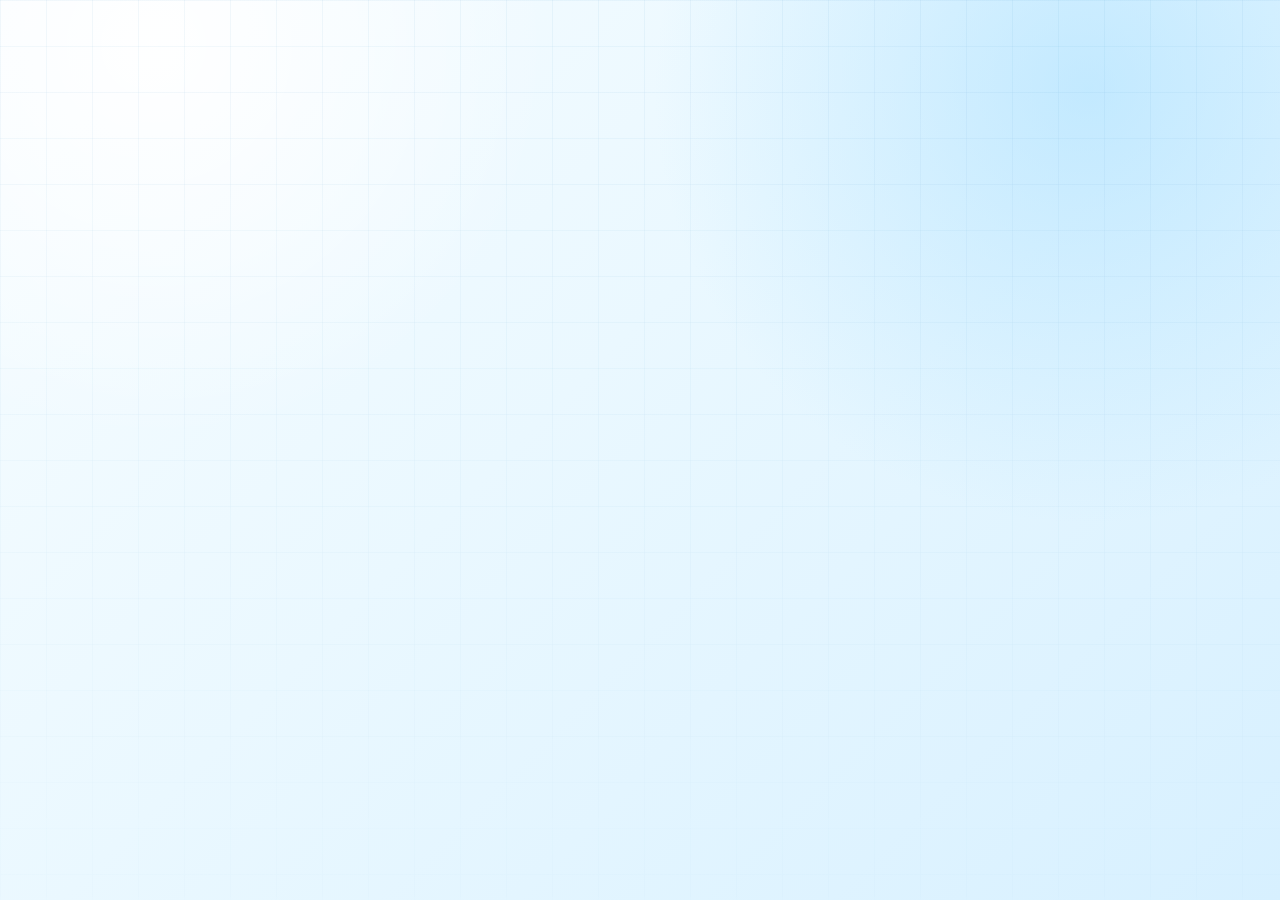
<file: 04_WORKSPACE/jabang-ai-fp-center/index.html>
<!doctype html>
<html lang="ko">
<head>
  <meta charset="utf-8" />
  <meta name="viewport" content="width=device-width, initial-scale=1" />
  <title>JABANG AI FP CENTER</title>
  <link rel="stylesheet" href="./src/styles.css" />
</head>
<body>
  <div id="app"></div>
  <script type="module" src="./src/app.js"></script>
</body>
</html>
</file>
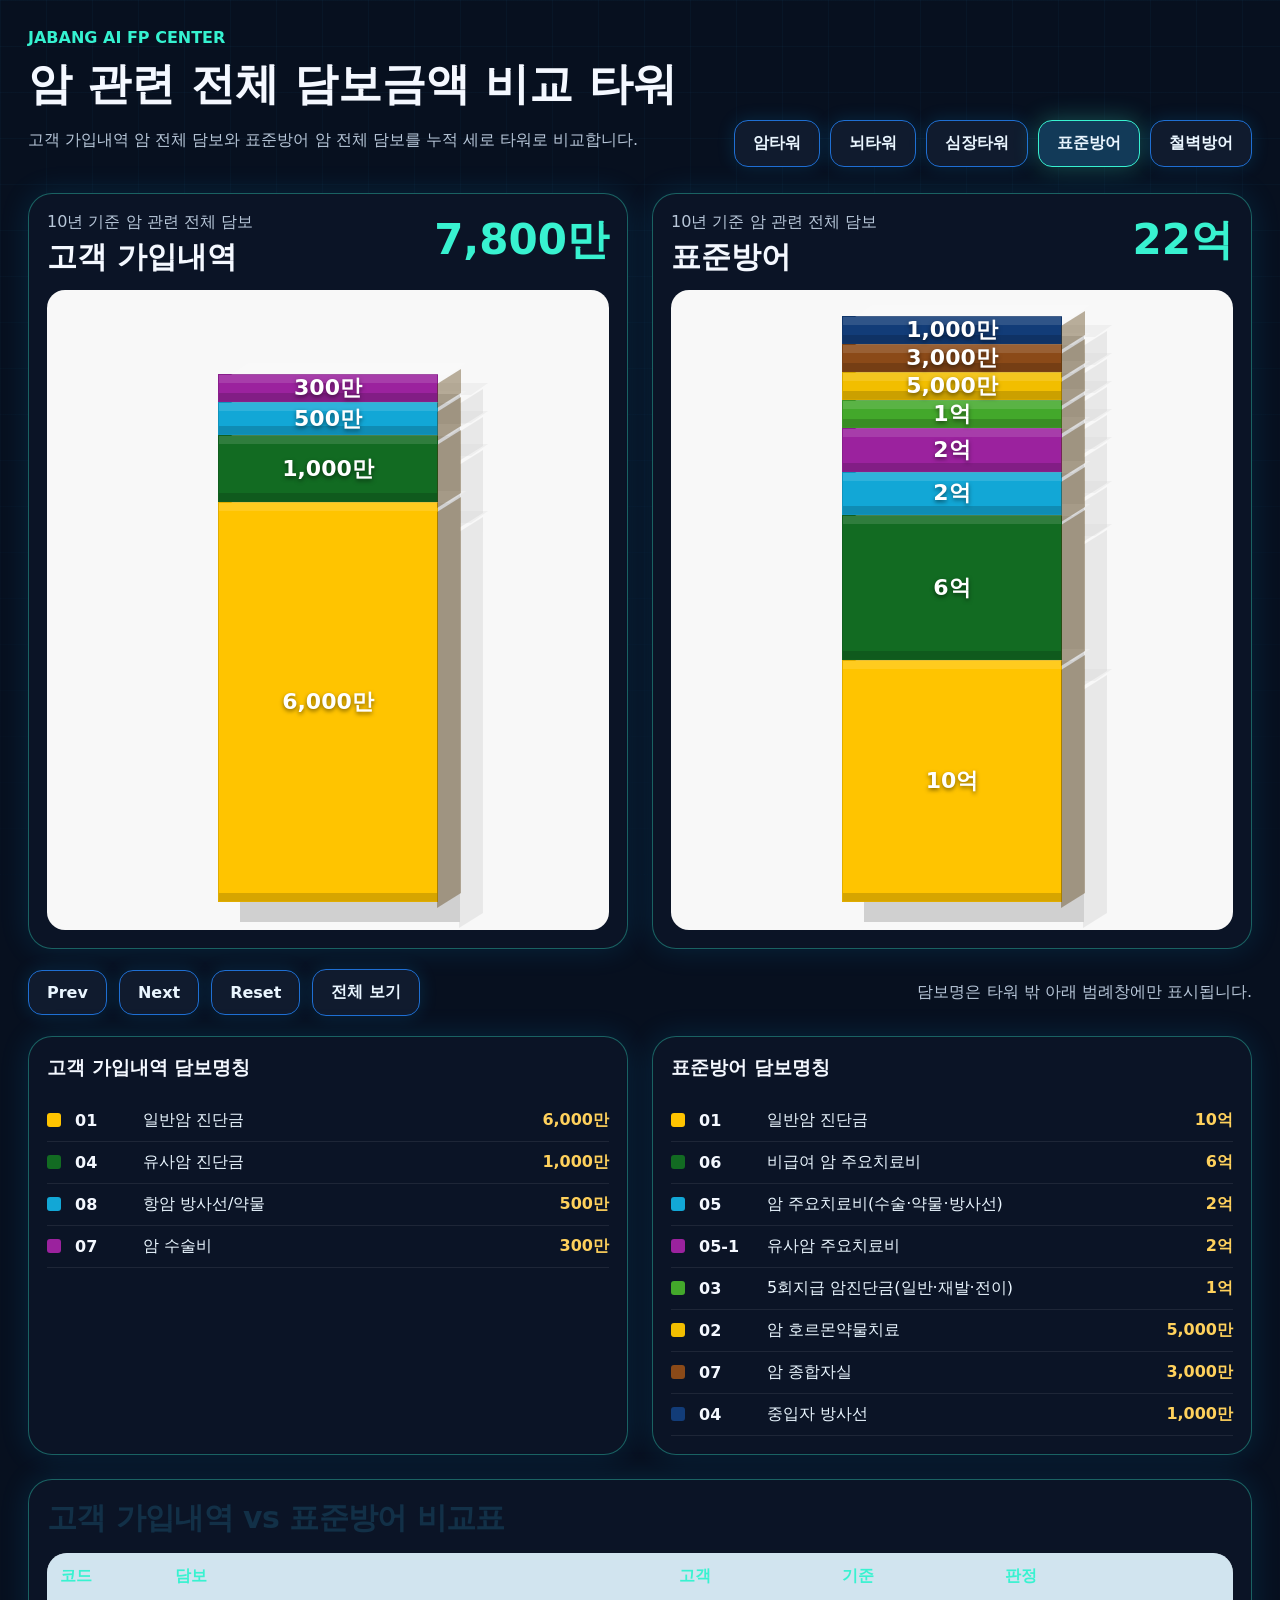
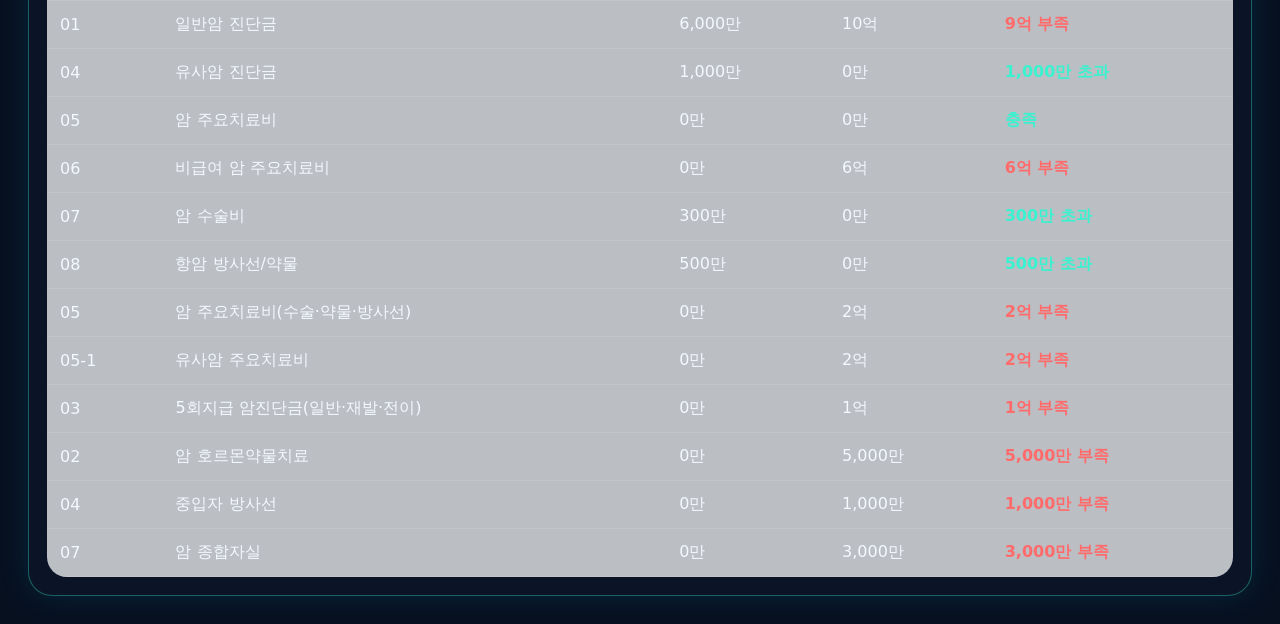
<file: 04_WORKSPACE/jabang-ai-fp-center/index-v2.html>
<!doctype html>
<html lang="ko">
<head>
  <meta charset="utf-8" />
  <meta name="viewport" content="width=device-width, initial-scale=1" />
  <title>JABANG 암 전체담보 비교타워 V2</title>
  <link rel="stylesheet" href="./src/styles.css" />
  <link rel="stylesheet" href="./src/tower-v2.css" />
</head>
<body>
  <div id="app"></div>
  <script type="module" src="./src/app-v2.js"></script>
</body>
</html>
</file>
<file: 04_WORKSPACE/jabang-ai-fp-center/src/styles.css>
:root{
  --sky-50:#f7fcff;
  --sky-100:#e9f7ff;
  --sky-200:#cfeeff;
  --sky-300:#9fdcff;
  --blue-500:#1688d5;
  --blue-700:#0f4d78;
  --navy:#123047;
  --text:#17324a;
  --muted:#5d7184;
  --panel:rgba(255,255,255,.82);
  --panel-solid:#ffffff;
  --line:rgba(58,139,194,.22);
  --glow:rgba(58,166,255,.26);
  --mint:#19b9a4;
  --amber:#f5a524;
  --lavender:#7c6ee6;
  --danger:#e15b64;
}
*{box-sizing:border-box}
html{scroll-behavior:smooth}
body{
  margin:0;
  min-height:100vh;
  color:var(--text);
  font-family:Inter,system-ui,-apple-system,BlinkMacSystemFont,'Segoe UI',sans-serif;
  background:
    radial-gradient(circle at 12% 5%,rgba(255,255,255,.96),rgba(255,255,255,0) 28%),
    radial-gradient(circle at 85% 10%,rgba(151,217,255,.45),rgba(151,217,255,0) 32%),
    linear-gradient(135deg,#f8fdff 0%,#eaf8ff 44%,#d7f0ff 100%);
}
body:before{
  content:'';
  position:fixed;
  inset:0;
  z-index:-2;
  background-image:
    linear-gradient(rgba(39,130,188,.08) 1px,transparent 1px),
    linear-gradient(90deg,rgba(39,130,188,.08) 1px,transparent 1px);
  background-size:46px 46px;
  mask-image:linear-gradient(to bottom,rgba(0,0,0,.7),rgba(0,0,0,.12));
}
button,input,select{font:inherit}
button{
  border:1px solid rgba(33,124,185,.22);
  background:linear-gradient(135deg,#ffffff,#e9f7ff);
  color:var(--blue-700);
  border-radius:16px;
  padding:12px 18px;
  cursor:pointer;
  font-weight:800;
  box-shadow:0 14px 30px rgba(18,85,130,.12),0 0 22px var(--glow);
  transition:transform .18s ease,box-shadow .18s ease,border-color .18s ease;
}
button:hover{transform:translateY(-2px);box-shadow:0 18px 42px rgba(18,85,130,.18),0 0 34px rgba(58,166,255,.34);border-color:rgba(33,124,185,.4)}
.side{
  position:fixed;
  inset:18px auto 18px 18px;
  width:260px;
  background:rgba(255,255,255,.76);
  border:1px solid rgba(58,139,194,.22);
  border-radius:30px;
  backdrop-filter:blur(18px);
  padding:20px;
  overflow:auto;
  box-shadow:0 22px 60px rgba(19,89,140,.14),0 0 34px rgba(58,166,255,.12);
}
.brand-mini{font-size:20px;line-height:1.05;margin-bottom:20px;letter-spacing:.08em;color:var(--blue-700)}
.brand-mini b{font-size:34px;color:var(--navy);text-shadow:0 0 18px rgba(58,166,255,.22)}
.nav-btn{display:block;width:100%;margin:8px 0;text-align:left;background:rgba(255,255,255,.68);color:var(--navy)}
.nav-btn.active{border-color:rgba(22,136,213,.55);background:linear-gradient(135deg,#ffffff,#dff4ff);box-shadow:0 0 28px rgba(58,166,255,.26)}
main{margin-left:296px;min-height:100vh;padding:34px 38px 60px;max-width:1720px}
.top{display:flex;justify-content:space-between;gap:24px;align-items:flex-start;margin-bottom:28px}
.top h1{font-size:56px;line-height:1.02;margin:0;color:var(--navy);letter-spacing:-.04em;text-shadow:0 8px 26px rgba(33,124,185,.14)}
.top p{max-width:980px;color:var(--muted);font-size:18px;line-height:1.7}
.eyebrow{color:var(--blue-500)!important;letter-spacing:.18em;text-transform:uppercase;font-weight:900;margin-bottom:8px}.top-actions{display:flex;gap:12px;flex-wrap:wrap;justify-content:flex-end;min-width:320px}
.grid{display:grid;gap:24px}.two{grid-template-columns:repeat(2,minmax(360px,1fr))}.three{grid-template-columns:repeat(3,minmax(280px,1fr))}.wide{grid-column:1/-1}
.neon-card{
  position:relative;
  min-height:210px;
  background:linear-gradient(180deg,rgba(255,255,255,.9),rgba(247,252,255,.76));
  border:1px solid rgba(58,139,194,.24);
  border-radius:32px;
  padding:30px;
  box-shadow:0 18px 46px rgba(18,85,130,.12),0 0 0 1px rgba(255,255,255,.82) inset,0 0 44px rgba(58,166,255,.18);
  overflow:hidden;
}
.neon-card:before{content:'';position:absolute;inset:-2px;border-radius:34px;background:linear-gradient(120deg,rgba(58,166,255,.28),transparent 45%,rgba(25,185,164,.18));z-index:-1;filter:blur(18px)}
.neon-card h2{margin:0 0 14px;font-size:30px;letter-spacing:-.02em;color:var(--navy)}
.neon-card h3{margin:18px 0 10px;font-size:21px;color:var(--blue-700)}
.neon-card p,.neon-card li,.note{color:var(--muted);line-height:1.72;font-size:16px}.neon-card ul{padding-left:20px}.hero-card{min-height:330px}.soft-blue{background:linear-gradient(180deg,rgba(255,255,255,.92),rgba(226,246,255,.76))}.soft-mint{background:linear-gradient(180deg,rgba(255,255,255,.92),rgba(224,250,246,.76))}.soft-amber{background:linear-gradient(180deg,rgba(255,255,255,.94),rgba(255,246,224,.82))}.soft-lavender{background:linear-gradient(180deg,rgba(255,255,255,.94),rgba(239,237,255,.78))}.soft-rose{background:linear-gradient(180deg,rgba(255,255,255,.94),rgba(255,236,239,.78))}
.badges{display:flex;gap:10px;flex-wrap:wrap;margin:14px 0}.badge{display:inline-flex;align-items:center;gap:6px;border:1px solid rgba(58,139,194,.22);background:rgba(255,255,255,.72);border-radius:999px;padding:8px 12px;color:var(--blue-700);font-weight:800;font-size:13px}.badge.wait{color:#6d7480}.badge.audit{color:#a26300;background:rgba(255,248,230,.86);border-color:rgba(245,165,36,.32)}.badge.lock{color:#9a3a45;background:rgba(255,239,241,.86);border-color:rgba(225,91,100,.28)}.badge.ok{color:#087b70;background:rgba(231,252,248,.9);border-color:rgba(25,185,164,.28)}
.cta-row{display:flex;gap:12px;flex-wrap:wrap;margin-top:18px}.ghost-btn{background:rgba(255,255,255,.64);box-shadow:none}.route-card{border-left:7px solid var(--blue-500)}.route-card.emergency{border-left-color:var(--danger)}.route-card.mint{border-left-color:var(--mint)}.route-card.lavender{border-left-color:var(--lavender)}
.logo{height:220px;border-radius:28px;display:grid;place-items:center;text-align:center;padding:22px;background:linear-gradient(135deg,#ffffff,#e9f7ff);border:1px solid rgba(58,139,194,.22);box-shadow:0 16px 38px rgba(18,85,130,.12)}.logo span{font-size:82px;text-shadow:0 0 24px currentColor}.logo b{font-size:24px;color:var(--navy)}.shield,.ci-chip.shield{color:#1688d5}.tower,.ci-chip.tower{color:#19a974}.nav,.ci-chip.nav{color:#f28b28}.hero-ci{display:flex;gap:14px;align-items:center;justify-content:center;flex-wrap:wrap}.ci-chip{display:flex;align-items:center;gap:10px;padding:14px 18px;border:1px solid currentColor;border-radius:999px;background:rgba(255,255,255,.76);box-shadow:0 0 20px rgba(58,166,255,.18)}.ci-chip span{font-size:30px}.result,.info-box{margin-top:16px;padding:18px;border-radius:20px;background:rgba(232,247,255,.72);border:1px solid rgba(58,139,194,.22);color:var(--text)}.mini-list{margin-top:14px;max-height:260px;overflow:auto;background:rgba(255,255,255,.62);border-radius:18px;padding:12px;border:1px solid rgba(58,139,194,.16)}
.check-grid{display:grid;grid-template-columns:repeat(3,minmax(0,1fr));gap:14px}.check{display:block;margin:12px 0;padding:14px;border:1px solid rgba(58,139,194,.18);border-radius:16px;background:rgba(255,255,255,.68)}label{display:block;margin:12px 0;color:var(--navy);font-weight:700}input,select{width:100%;border:1px solid rgba(58,139,194,.26);background:rgba(255,255,255,.88);color:var(--text);border-radius:16px;padding:14px;margin-top:8px}table{width:100%;border-collapse:collapse;overflow:hidden;border-radius:20px;background:rgba(255,255,255,.72)}th,td{padding:15px;border-bottom:1px solid rgba(58,139,194,.16);text-align:left}th{color:var(--blue-700);background:rgba(218,242,255,.74)}tfoot th{font-size:18px;color:var(--navy)}
.tower-stage{display:flex;align-items:flex-end;gap:28px;min-height:430px;padding:38px 16px 10px;perspective:900px;overflow:auto}.tower{display:flex;flex-direction:column;align-items:center;min-width:132px;color:var(--navy)}.tower .block{width:100px;background:linear-gradient(135deg,#80d7ff,#7c6ee6);transform:rotateX(58deg) rotateZ(-35deg);transform-origin:bottom;box-shadow:18px 22px 0 rgba(18,85,130,.16),0 0 28px rgba(58,166,255,.28);border:1px solid rgba(255,255,255,.86);display:flex;align-items:flex-start;justify-content:center;padding-top:10px}.tower .block span{transform:rotateZ(35deg) rotateX(-58deg);font-weight:900;color:#fff;text-shadow:0 1px 4px #124}.tower em{font-style:normal;text-align:center;margin-top:30px;color:var(--navy);max-width:160px;font-weight:800}.fullscreen{position:fixed;z-index:50;inset:0;background:linear-gradient(135deg,#f7fcff,#d9f1ff);display:grid;place-items:center;padding:40px}.fullscreen .close{position:absolute;top:22px;right:22px}.deck,.video{width:min(1200px,92vw);height:min(720px,82vh);display:grid;place-items:center;text-align:center;border:1px solid rgba(58,139,194,.22);border-radius:36px;background:rgba(255,255,255,.82);box-shadow:0 0 90px rgba(58,166,255,.24)}.deck h1,.video h1{font-size:70px;margin:0;color:var(--navy);text-shadow:0 0 24px rgba(58,166,255,.24)}.play{width:160px;height:160px;border-radius:999px;display:grid;place-items:center;border:2px solid #fff;box-shadow:0 0 60px rgba(58,166,255,.32);font-size:80px;color:var(--blue-700)}canvas{width:100%;background:rgba(255,255,255,.62);border-radius:20px;border:1px solid rgba(58,139,194,.16)}
@media(max-width:1160px){.side{position:static;width:auto;height:auto;margin:14px}.nav-btn{display:inline-block;width:auto;margin:5px}main{margin-left:0;padding:18px 18px 42px}.top{display:block}.top-actions{justify-content:flex-start;min-width:0}.two,.three{grid-template-columns:1fr}.top h1{font-size:40px}.check-grid{grid-template-columns:1fr}.tower-stage{gap:14px}.tower{min-width:110px}}
</file>
<file: 04_WORKSPACE/jabang-ai-fp-center/src/tower-v2.css>
body{margin:0;background:#07101f;color:#f4f8ff;font-family:system-ui,-apple-system,Segoe UI,sans-serif}.v2{padding:28px;max-width:1680px;margin:0 auto}.v2top{display:flex;justify-content:space-between;gap:24px;align-items:end}.v2top b{color:#35f2d0}.v2top h1{font-size:44px;margin:8px 0}.v2top p{color:#b8c7d9}.topbtns{display:flex;gap:10px;flex-wrap:wrap;justify-content:flex-end}button{background:#101b2e;border:1px solid #1f6fd3;color:#eaf6ff;border-radius:14px;padding:12px 18px;font-weight:800;cursor:pointer;box-shadow:0 0 18px rgba(0,170,255,.16)}button.on,button:hover{background:#123a58;border-color:#38f2d0;box-shadow:0 0 24px rgba(56,242,208,.3)}.compare{display:grid;grid-template-columns:1fr 1fr;gap:24px;margin-top:26px}.towerCard,.neon-card,.legend{background:#0b1426;border:1px solid rgba(56,242,208,.35);border-radius:24px;padding:18px;box-shadow:0 0 30px rgba(0,170,255,.14)}.cardHead{display:grid;grid-template-columns:1fr auto;align-items:start}.cardHead span{grid-column:1/2;color:#b8c7d9}.cardHead h2{grid-column:1/2;font-size:30px;margin:4px 0 12px}.cardHead strong{grid-row:1/3;grid-column:2/3;font-size:42px;color:#38f2d0}.towerCanvas{height:640px;background:#f8f8f8;border-radius:18px;padding:28px;display:flex;align-items:flex-end;justify-content:center;overflow:hidden}.stack{width:220px;display:flex;flex-direction:column-reverse;align-items:stretch;filter:drop-shadow(22px 20px 0 rgba(0,0,0,.16))}.seg{position:relative;display:flex;align-items:center;justify-content:center;color:white;font-size:22px;font-weight:900;text-shadow:0 2px 4px rgba(0,0,0,.5);border:1px solid rgba(0,0,0,.12);box-shadow:inset 0 8px 0 rgba(255,255,255,.12),inset 0 -8px 0 rgba(0,0,0,.16)}.seg:after{content:'';position:absolute;right:-24px;top:9px;width:24px;height:calc(100% - 2px);background:rgba(80,50,0,.38);transform:skewY(-32deg);transform-origin:left top}.seg:before{content:'';position:absolute;left:12px;right:-12px;top:-12px;height:12px;background:rgba(255,255,255,.22);transform:skewX(-55deg);transform-origin:left bottom}.empty{color:#31425b;text-align:center;font-size:20px;font-weight:800;margin-bottom:250px}.controls{display:flex;gap:12px;align-items:center;margin:20px 0}.controls span{color:#b8c7d9;margin-left:auto}.legendWrap{display:grid;grid-template-columns:1fr 1fr;gap:24px;margin-bottom:24px}.legend h3{margin-top:0}.lg{display:grid;grid-template-columns:18px 58px 1fr 80px;gap:10px;align-items:center;border-bottom:1px solid rgba(255,255,255,.08);padding:10px 0}.lg i{width:14px;height:14px;border-radius:3px}.lg span{color:#eaf6ff}.lg em{text-align:right;color:#ffd15c;font-style:normal;font-weight:900}table{width:100%;border-collapse:collapse}th,td{padding:13px;border-bottom:1px solid rgba(255,255,255,.1);text-align:left}th{color:#38f2d0}.bad{color:#ff6b6b;font-weight:900}.ok{color:#38f2d0;font-weight:900}@media(max-width:1000px){.v2top{display:block}.compare,.legendWrap{grid-template-columns:1fr}.towerCanvas{height:560px}.controls{flex-wrap:wrap}.controls span{margin-left:0}.v2top h1{font-size:32px}}
</file>
